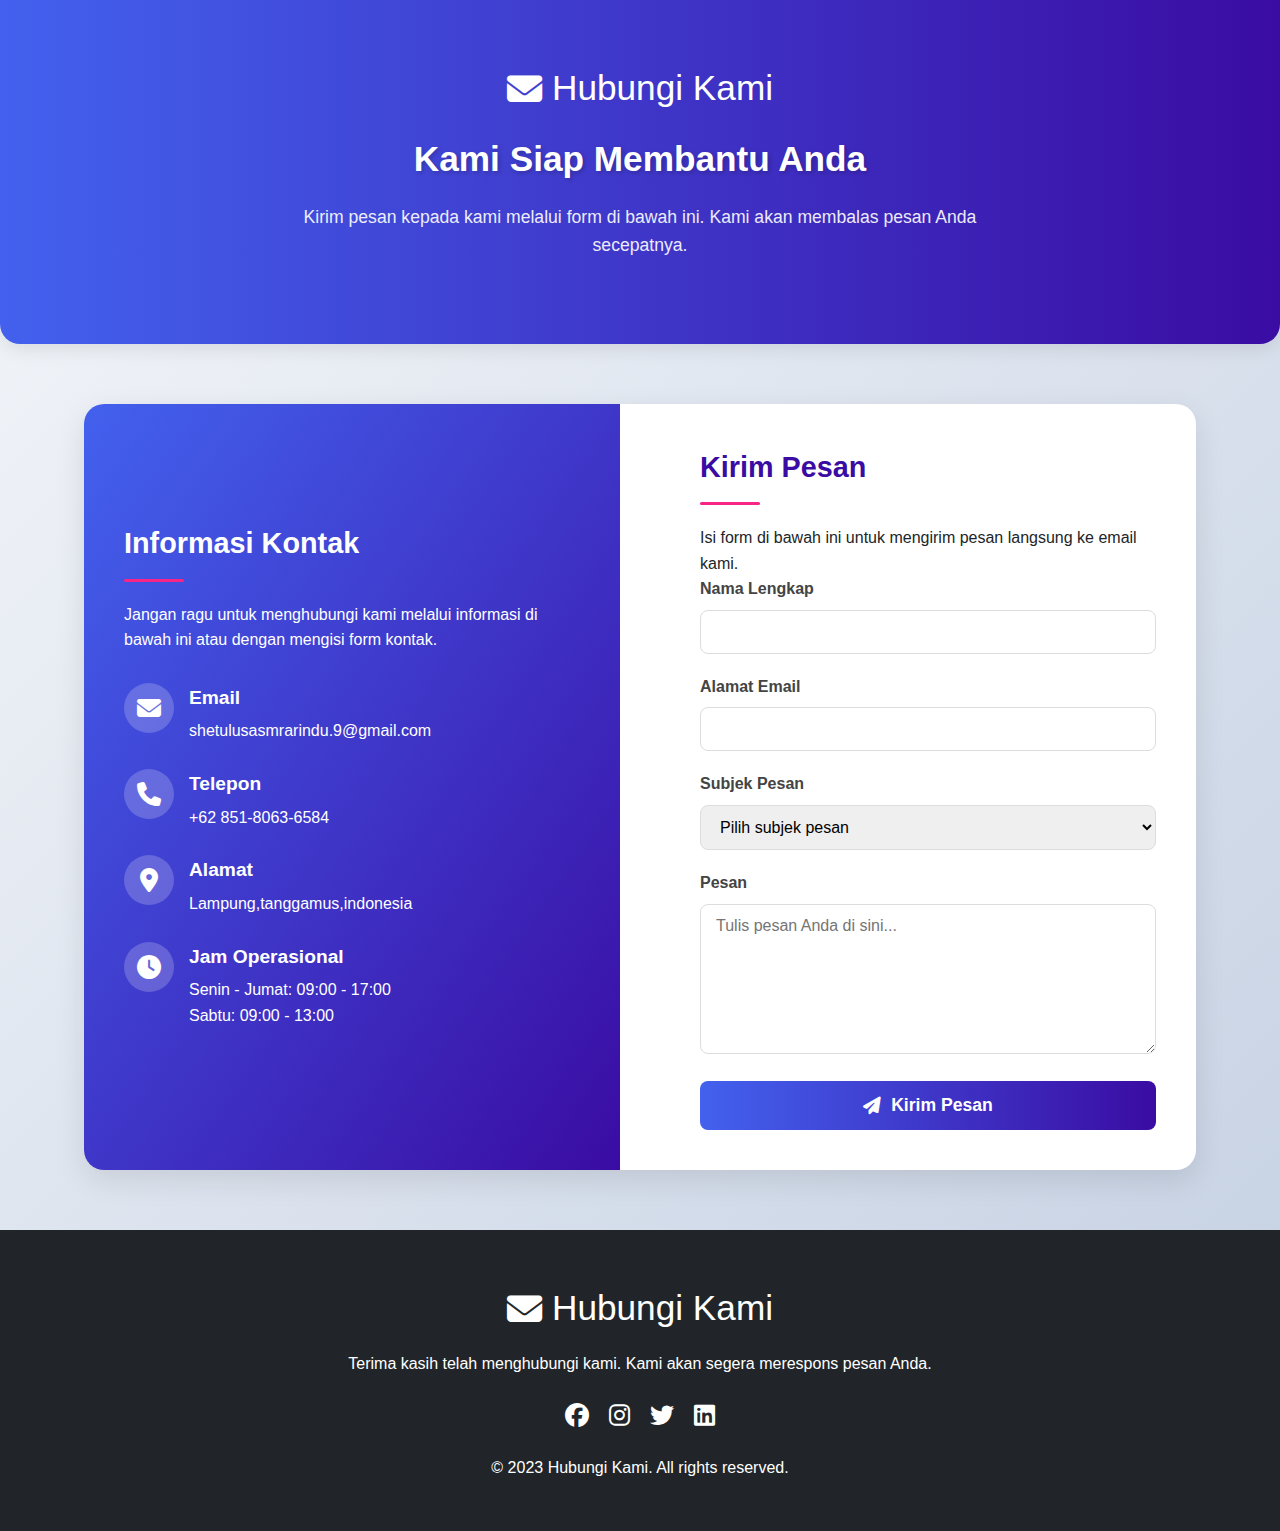
<file: contak.html>
<!DOCTYPE html>
<html lang="id">
<head>
    <meta charset="UTF-8">
    <meta name="viewport" content="width=device-width, initial-scale=1.0">
    <title>Hubungi Kami - Kirim Pesan</title>
    <link rel="stylesheet" href="https://cdnjs.cloudflare.com/ajax/libs/font-awesome/6.4.0/css/all.min.css">
    <style>
        /* Reset dan Base Styles */
        * {
            margin: 0;
            padding: 0;
            box-sizing: border-box;
            font-family: 'Segoe UI', Tahoma, Geneva, Verdana, sans-serif;
        }

        :root {
            --primary: #4361ee;
            --secondary: #3a0ca3;
            --accent: #f72585;
            --light: #f8f9fa;
            --dark: #212529;
            --success: #4cc9f0;
            --error: #e63946;
        }

        body {
            background: linear-gradient(135deg, #f5f7fa 0%, #c3cfe2 100%);
            color: var(--dark);
            line-height: 1.6;
            min-height: 100vh;
            display: flex;
            flex-direction: column;
        }

        .container {
            width: 90%;
            max-width: 1200px;
            margin: 0 auto;
            padding: 20px;
        }

        /* Header Styles */
        header {
            background: linear-gradient(to right, var(--primary), var(--secondary));
            color: white;
            padding: 40px 0;
            text-align: center;
            border-radius: 0 0 20px 20px;
            box-shadow: 0 4px 20px rgba(0, 0, 0, 0.1);
        }

        .logo {
            font-size: 2.2rem;
            margin-bottom: 15px;
            display: flex;
            justify-content: center;
            align-items: center;
            gap: 10px;
        }

        h1 {
            font-size: 2.2rem;
            margin-bottom: 15px;
            text-shadow: 2px 2px 4px rgba(0, 0, 0, 0.2);
        }

        .tagline {
            font-size: 1.1rem;
            max-width: 700px;
            margin: 0 auto 25px;
            opacity: 0.9;
        }

        /* Main Content */
        main {
            flex: 1;
            padding: 40px 0;
        }

        .contact-container {
            display: grid;
            grid-template-columns: 1fr 1fr;
            gap: 40px;
            background: white;
            border-radius: 20px;
            overflow: hidden;
            box-shadow: 0 10px 30px rgba(0, 0, 0, 0.1);
        }

        .contact-info {
            background: linear-gradient(to bottom right, var(--primary), var(--secondary));
            color: white;
            padding: 40px;
            display: flex;
            flex-direction: column;
            justify-content: center;
        }

        .contact-info h2 {
            font-size: 1.8rem;
            margin-bottom: 20px;
            position: relative;
            padding-bottom: 15px;
        }

        .contact-info h2:after {
            content: '';
            position: absolute;
            width: 60px;
            height: 3px;
            background: var(--accent);
            bottom: 0;
            left: 0;
            border-radius: 2px;
        }

        .contact-details {
            margin-top: 30px;
        }

        .contact-item {
            display: flex;
            align-items: flex-start;
            gap: 15px;
            margin-bottom: 25px;
        }

        .contact-icon {
            font-size: 1.5rem;
            background: rgba(255, 255, 255, 0.2);
            width: 50px;
            height: 50px;
            border-radius: 50%;
            display: flex;
            align-items: center;
            justify-content: center;
            flex-shrink: 0;
        }

        .contact-text h3 {
            font-size: 1.2rem;
            margin-bottom: 5px;
        }

        .contact-form {
            padding: 40px;
        }

        .contact-form h2 {
            font-size: 1.8rem;
            margin-bottom: 20px;
            color: var(--secondary);
            position: relative;
            padding-bottom: 15px;
        }

        .contact-form h2:after {
            content: '';
            position: absolute;
            width: 60px;
            height: 3px;
            background: var(--accent);
            bottom: 0;
            left: 0;
            border-radius: 2px;
        }

        .form-group {
            margin-bottom: 20px;
        }

        label {
            display: block;
            margin-bottom: 8px;
            font-weight: 600;
            color: #444;
        }

        input, textarea, select {
            width: 100%;
            padding: 12px 15px;
            border: 1px solid #ddd;
            border-radius: 8px;
            font-size: 1rem;
            transition: all 0.3s ease;
        }

        input:focus, textarea:focus, select:focus {
            outline: none;
            border-color: var(--primary);
            box-shadow: 0 0 0 3px rgba(67, 97, 238, 0.2);
        }

        textarea {
            min-height: 150px;
            resize: vertical;
        }

        .submit-btn {
            background: linear-gradient(to right, var(--primary), var(--secondary));
            color: white;
            border: none;
            padding: 14px 30px;
            border-radius: 8px;
            font-size: 1.1rem;
            font-weight: 600;
            cursor: pointer;
            transition: all 0.3s ease;
            width: 100%;
            display: flex;
            justify-content: center;
            align-items: center;
            gap: 10px;
        }

        .submit-btn:hover {
            transform: translateY(-3px);
            box-shadow: 0 5px 15px rgba(67, 97, 238, 0.4);
        }

        .submit-btn:active {
            transform: translateY(-1px);
        }

        /* Status Messages */
        .status-message {
            padding: 12px 15px;
            border-radius: 8px;
            margin-bottom: 20px;
            display: none;
        }

        .status-message.success {
            background-color: #d4edda;
            color: #155724;
            border: 1px solid #c3e6cb;
            display: block;
        }

        .status-message.error {
            background-color: #f8d7da;
            color: #721c24;
            border: 1px solid #f5c6cb;
            display: block;
        }

        /* Footer */
        footer {
            background-color: var(--dark);
            color: white;
            text-align: center;
            padding: 30px 0;
            margin-top: auto;
        }

        .social-links {
            display: flex;
            justify-content: center;
            gap: 20px;
            margin: 20px 0;
        }

        .social-links a {
            color: white;
            font-size: 1.5rem;
            transition: color 0.3s ease;
        }

        .social-links a:hover {
            color: var(--accent);
        }

        /* Responsive Design */
        @media (max-width: 900px) {
            .contact-container {
                grid-template-columns: 1fr;
            }
            
            .contact-info {
                padding: 30px;
            }
            
            .contact-form {
                padding: 30px;
            }
        }

        @media (max-width: 600px) {
            header {
                padding: 30px 0;
            }
            
            h1 {
                font-size: 1.8rem;
            }
            
            .logo {
                font-size: 1.8rem;
            }
            
            .tagline {
                font-size: 1rem;
            }
            
            .contact-info, .contact-form {
                padding: 20px;
            }
        }
    </style>
</head>
<body>
    <!-- Header Section -->
    <header>
        <div class="container">
            <div class="logo">
                <i class="fas fa-envelope"></i>
                <span>Hubungi Kami</span>
            </div>
            <h1>Kami Siap Membantu Anda</h1>
            <p class="tagline">Kirim pesan kepada kami melalui form di bawah ini. Kami akan membalas pesan Anda secepatnya.</p>
        </div>
    </header>

    <!-- Main Content -->
    <main>
        <div class="container">
            <div class="contact-container">
                <!-- Contact Information -->
                <div class="contact-info">
                    <h2>Informasi Kontak</h2>
                    <p>Jangan ragu untuk menghubungi kami melalui informasi di bawah ini atau dengan mengisi form kontak.</p>
                    
                    <div class="contact-details">
                        <div class="contact-item">
                            <div class="contact-icon">
                                <i class="fas fa-envelope"></i>
                            </div>
                            <div class="contact-text">
                                <h3>Email</h3>
                                <p>shetulusasmrarindu.9@gmail.com</p>
                            </div>
                        </div>
                        
                        <div class="contact-item">
                            <div class="contact-icon">
                                <i class="fas fa-phone"></i>
                            </div>
                            <div class="contact-text">
                                <h3>Telepon</h3>
                                <p>+62 851-8063-6584</p>
                            </div>
                        </div>
                        
                        <div class="contact-item">
                            <div class="contact-icon">
                                <i class="fas fa-map-marker-alt"></i>
                            </div>
                            <div class="contact-text">
                                <h3>Alamat</h3>
                                <p>Lampung,tanggamus,indonesia</p>
                            </div>
                        </div>
                        
                        <div class="contact-item">
                            <div class="contact-icon">
                                <i class="fas fa-clock"></i>
                            </div>
                            <div class="contact-text">
                                <h3>Jam Operasional</h3>
                                <p>Senin - Jumat: 09:00 - 17:00</p>
                                <p>Sabtu: 09:00 - 13:00</p>
                            </div>
                        </div>
                    </div>
                </div>
                
                <!-- Contact Form -->
                <div class="contact-form">
                    <h2>Kirim Pesan</h2>
                    <p>Isi form di bawah ini untuk mengirim pesan langsung ke email kami.</p>
                    
                    <!-- Status Message -->
                    <div id="statusMessage" class="status-message"></div>
                    
                    <form id="contactForm" action="https://formsubmit.co/shetulusasmrarindu.9@gmail.com" method="POST">
                        <!-- FormSubmit Configuration -->
                        <input type="hidden" name="_subject" value="Pesan Baru dari Website">
                        <input type="hidden" name="_template" value="table">
                        <input type="hidden" name="_captcha" value="false">
                        <input type="hidden" name="_next" value="#">
                        
                        <div class="form-group">
                            <label for="name">Nama Lengkap</label>
                            <input type="text" id="name" name="name" required>
                        </div>
                        
                        <div class="form-group">
                            <label for="email">Alamat Email</label>
                            <input type="email" id="email" name="email" required>
                        </div>
                        
                        <div class="form-group">
                            <label for="subject">Subjek Pesan</label>
                            <select id="subject" name="subject" required>
                                <option value="" disabled selected>Pilih subjek pesan</option>
                                <option value="Pertanyaan">Pertanyaan</option>
                                <option value="Konsultasi">Konsultasi</option>
                                <option value="Pemesanan">Pemesanan</option>
                                <option value="Lainnya">Lainnya</option>
                            </select>
                        </div>
                        
                        <div class="form-group">
                            <label for="message">Pesan</label>
                            <textarea id="message" name="message" placeholder="Tulis pesan Anda di sini..." required></textarea>
                        </div>
                        
                        <button type="submit" class="submit-btn">
                            <i class="fas fa-paper-plane"></i>
                            Kirim Pesan
                        </button>
                    </form>
                </div>
            </div>
        </div>
    </main>

    <!-- Footer -->
    <footer>
        <div class="container">
            <div class="logo">
                <i class="fas fa-envelope"></i>
                <span>Hubungi Kami</span>
            </div>
            <p>Terima kasih telah menghubungi kami. Kami akan segera merespons pesan Anda.</p>
            <div class="social-links">
                <a href="#"><i class="fab fa-facebook"></i></a>
                <a href="#"><i class="fab fa-instagram"></i></a>
                <a href="#"><i class="fab fa-twitter"></i></a>
                <a href="#"><i class="fab fa-linkedin"></i></a>
            </div>
            <p>&copy; 2023 Hubungi Kami. All rights reserved.</p>
        </div>
    </footer>

    <script>
        document.getElementById('contactForm').addEventListener('submit', function(e) {
            e.preventDefault();
            
            const form = this;
            const submitBtn = form.querySelector('.submit-btn');
            const statusMessage = document.getElementById('statusMessage');
            
            // Change button text and disable it
            submitBtn.innerHTML = '<i class="fas fa-spinner fa-spin"></i> Mengirim...';
            submitBtn.disabled = true;
            
            // Simulate form submission (in a real scenario, this would be an AJAX request)
            setTimeout(function() {
                // Show success message
                statusMessage.textContent = 'Pesan Anda telah berhasil dikirim! Kami akan membalasnya secepatnya.';
                statusMessage.className = 'status-message success';
                
                // Reset form
                form.reset();
                
                // Reset button
                submitBtn.innerHTML = '<i class="fas fa-paper-plane"></i> Kirim Pesan';
                submitBtn.disabled = false;
                
                // Hide message after 5 seconds
                setTimeout(function() {
                    statusMessage.style.display = 'none';
                }, 5000);
            }, 2000);
        });
    </script>
</body>
</html>
</file>
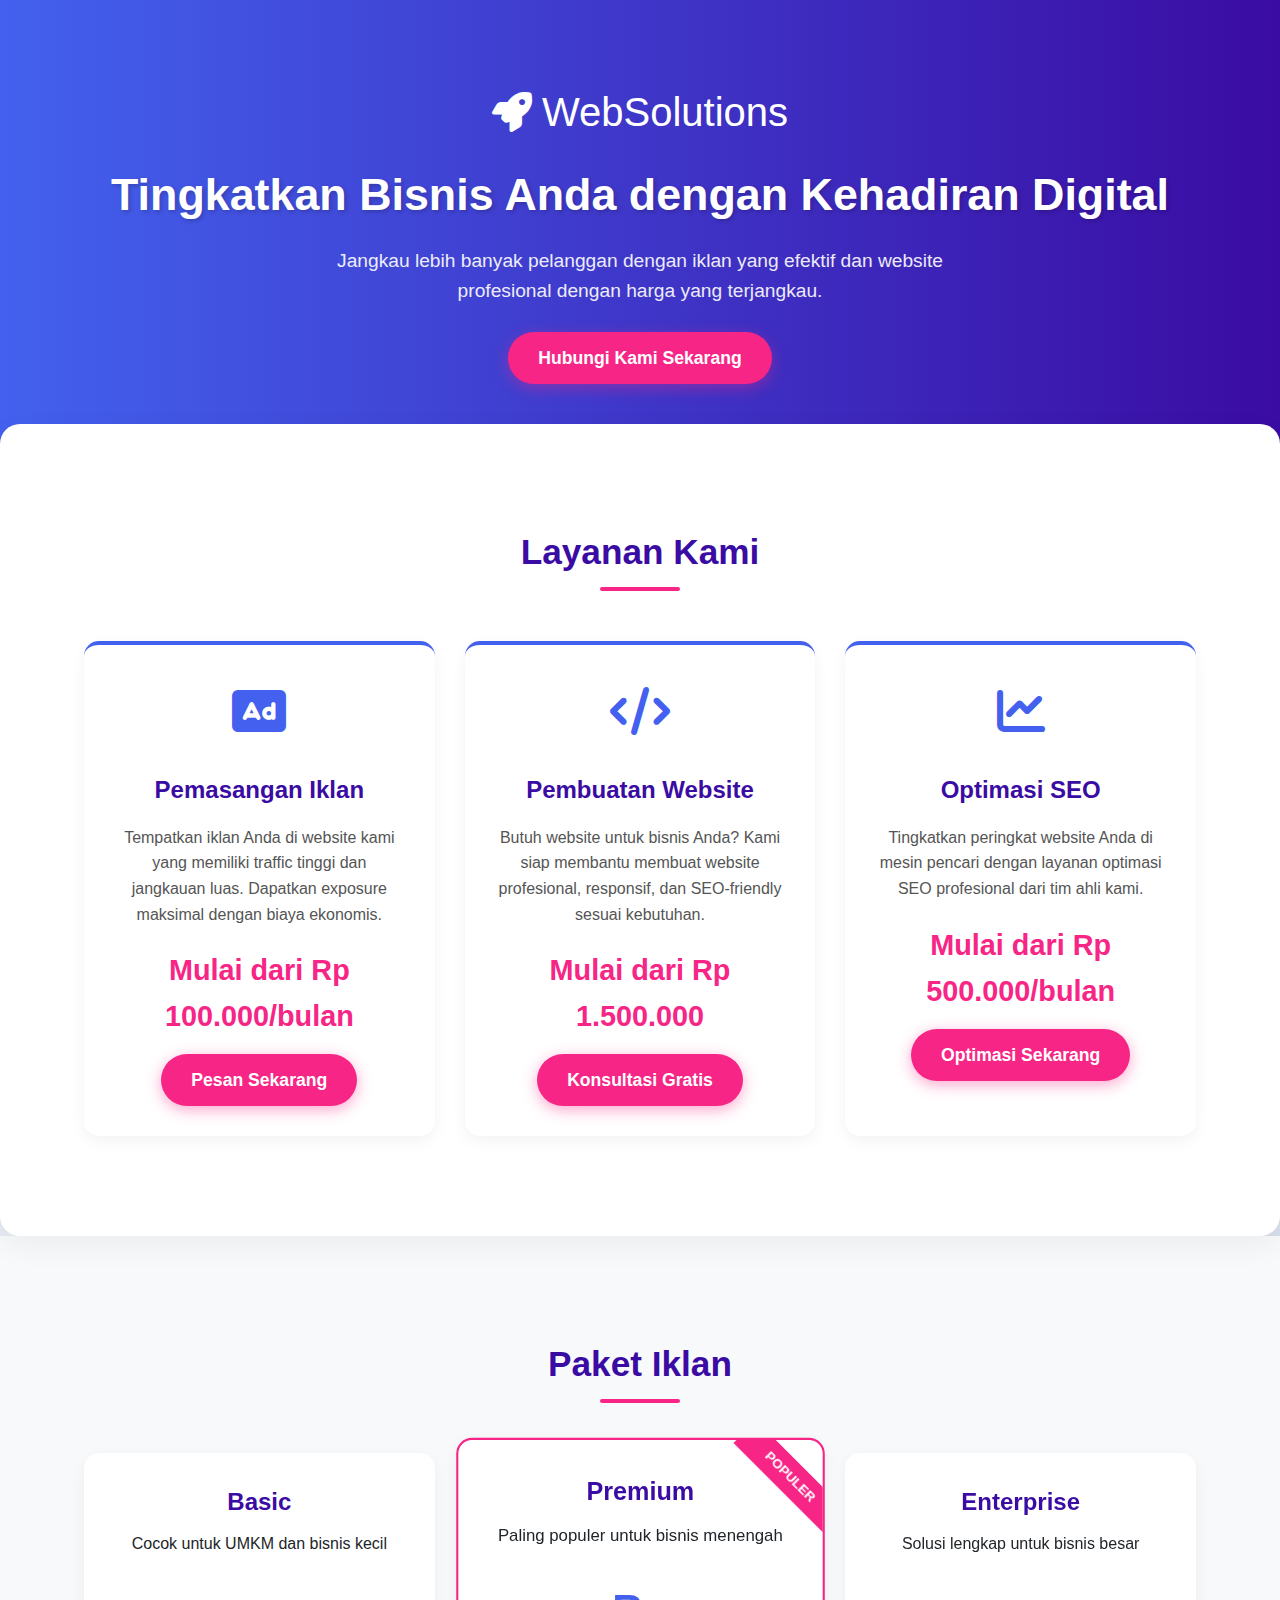
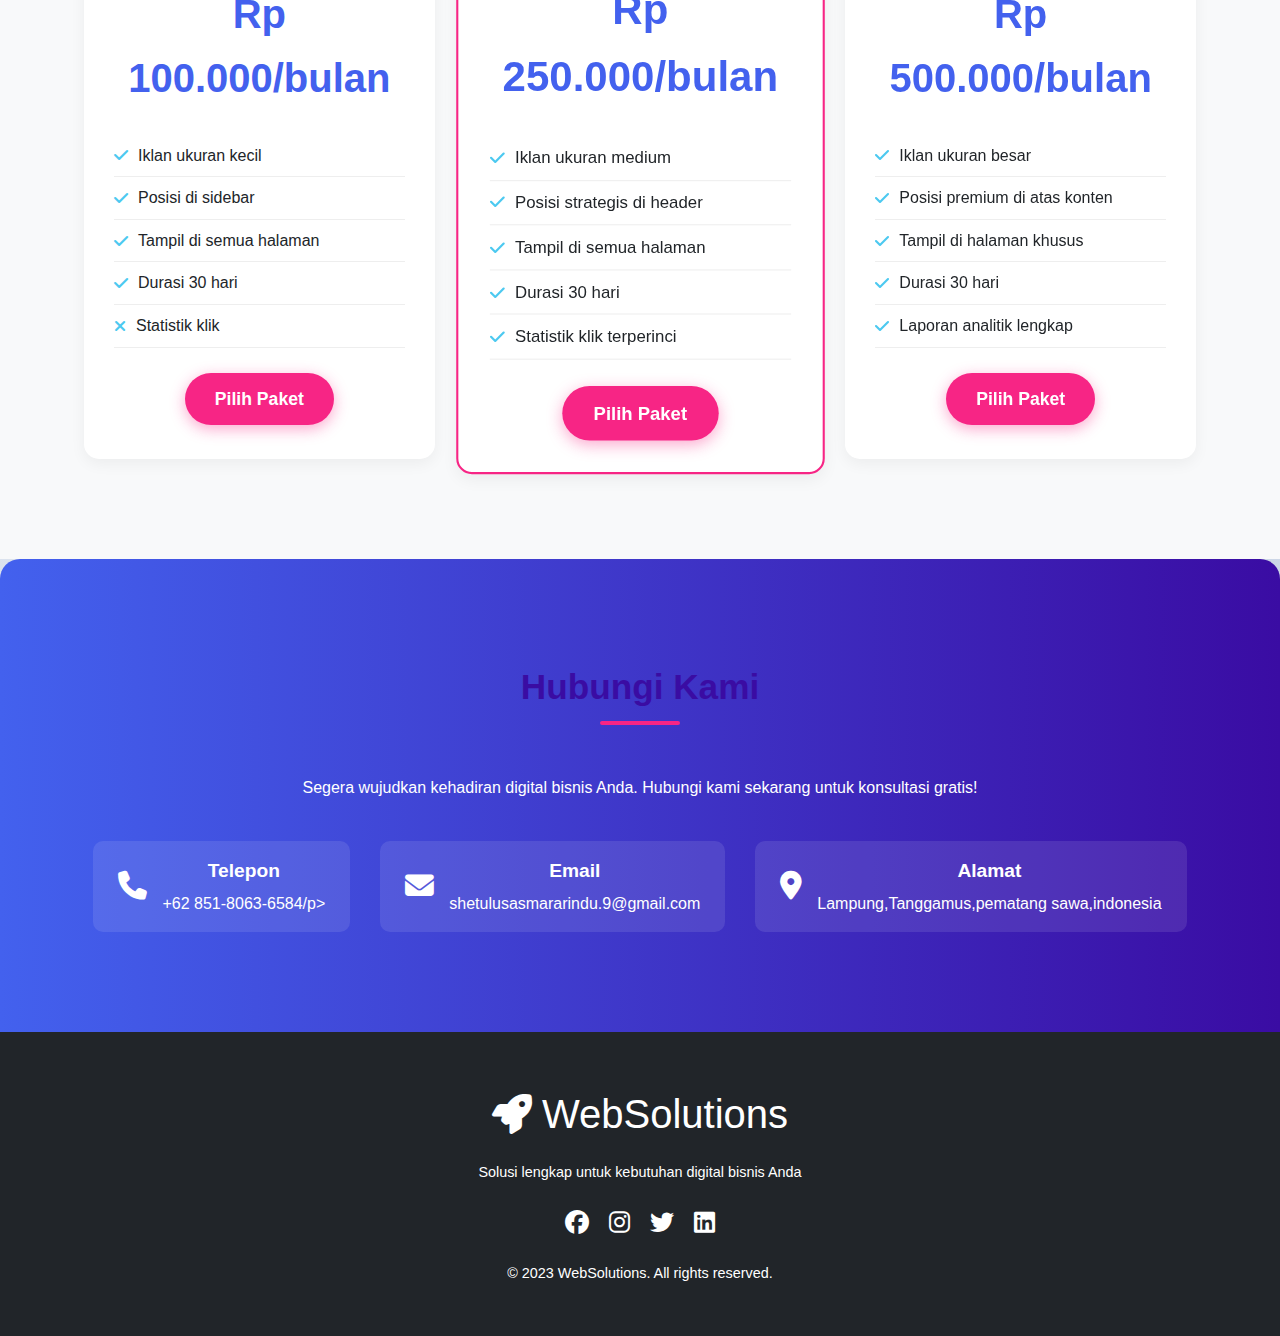
<file: Layanan.html>
<!DOCTYPE html>
<html lang="id">
<head>
    <meta charset="UTF-8">
    <meta name="viewport" content="width=device-width, initial-scale=1.0">
    <title>Jasa Iklan & Pembuatan Website</title>
    <link rel="stylesheet" href="https://cdnjs.cloudflare.com/ajax/libs/font-awesome/6.4.0/css/all.min.css">
    <style>
        /* Reset dan Base Styles */
        * {
            margin: 0;
            padding: 0;
            box-sizing: border-box;
            font-family: 'Segoe UI', Tahoma, Geneva, Verdana, sans-serif;
        }

        :root {
            --primary: #4361ee;
            --secondary: #3a0ca3;
            --accent: #f72585;
            --light: #f8f9fa;
            --dark: #212529;
            --success: #4cc9f0;
        }

        body {
            background: linear-gradient(135deg, #f5f7fa 0%, #c3cfe2 100%);
            color: var(--dark);
            line-height: 1.6;
        }

        .container {
            width: 90%;
            max-width: 1200px;
            margin: 0 auto;
            padding: 20px;
        }

        /* Header Styles */
        header {
            background: linear-gradient(to right, var(--primary), var(--secondary));
            color: white;
            padding: 60px 0;
            text-align: center;
            border-radius: 0 0 20px 20px;
            box-shadow: 0 4px 20px rgba(0, 0, 0, 0.1);
        }

        .logo {
            font-size: 2.5rem;
            margin-bottom: 15px;
            display: flex;
            justify-content: center;
            align-items: center;
            gap: 10px;
        }

        h1 {
            font-size: 2.8rem;
            margin-bottom: 15px;
            text-shadow: 2px 2px 4px rgba(0, 0, 0, 0.2);
        }

        .tagline {
            font-size: 1.2rem;
            max-width: 700px;
            margin: 0 auto 25px;
            opacity: 0.9;
        }

        .cta-button {
            display: inline-block;
            background-color: var(--accent);
            color: white;
            padding: 12px 30px;
            border-radius: 50px;
            text-decoration: none;
            font-weight: bold;
            font-size: 1.1rem;
            transition: all 0.3s ease;
            box-shadow: 0 4px 15px rgba(247, 37, 133, 0.4);
        }

        .cta-button:hover {
            transform: translateY(-3px);
            box-shadow: 0 6px 20px rgba(247, 37, 133, 0.6);
            background-color: #ff0676;
        }

        /* Section Styles */
        section {
            padding: 80px 0;
        }

        .section-title {
            text-align: center;
            margin-bottom: 50px;
            position: relative;
        }

        .section-title h2 {
            font-size: 2.2rem;
            color: var(--secondary);
            display: inline-block;
            padding-bottom: 10px;
        }

        .section-title h2:after {
            content: '';
            position: absolute;
            width: 80px;
            height: 4px;
            background: var(--accent);
            bottom: 0;
            left: 50%;
            transform: translateX(-50%);
            border-radius: 2px;
        }

        /* Services Section */
        .services {
            background-color: white;
            border-radius: 20px;
            box-shadow: 0 10px 30px rgba(0, 0, 0, 0.05);
            margin-top: -40px;
            position: relative;
        }

        .services-grid {
            display: grid;
            grid-template-columns: repeat(auto-fit, minmax(300px, 1fr));
            gap: 30px;
        }

        .service-card {
            background: white;
            border-radius: 15px;
            padding: 30px;
            box-shadow: 0 5px 15px rgba(0, 0, 0, 0.05);
            transition: transform 0.3s ease, box-shadow 0.3s ease;
            text-align: center;
            border-top: 4px solid var(--primary);
        }

        .service-card:hover {
            transform: translateY(-10px);
            box-shadow: 0 15px 30px rgba(0, 0, 0, 0.1);
        }

        .service-icon {
            font-size: 3rem;
            color: var(--primary);
            margin-bottom: 20px;
        }

        .service-card h3 {
            font-size: 1.5rem;
            margin-bottom: 15px;
            color: var(--secondary);
        }

        .service-card p {
            margin-bottom: 20px;
            color: #555;
        }

        .price {
            font-size: 1.8rem;
            font-weight: bold;
            color: var(--accent);
            margin: 15px 0;
        }

        /* Pricing Section */
        .pricing {
            background-color: var(--light);
        }

        .pricing-grid {
            display: grid;
            grid-template-columns: repeat(auto-fit, minmax(280px, 1fr));
            gap: 30px;
        }

        .pricing-card {
            background: white;
            border-radius: 15px;
            padding: 30px;
            box-shadow: 0 5px 15px rgba(0, 0, 0, 0.05);
            text-align: center;
            transition: transform 0.3s ease;
            position: relative;
            overflow: hidden;
        }

        .pricing-card.featured {
            border: 2px solid var(--accent);
            transform: scale(1.05);
        }

        .pricing-card.featured:before {
            content: 'POPULER';
            position: absolute;
            top: 20px;
            right: -30px;
            background: var(--accent);
            color: white;
            padding: 5px 30px;
            transform: rotate(45deg);
            font-size: 0.8rem;
            font-weight: bold;
        }

        .pricing-card:hover {
            transform: translateY(-10px);
        }

        .pricing-card.featured:hover {
            transform: scale(1.05) translateY(-10px);
        }

        .pricing-header {
            margin-bottom: 25px;
        }

        .pricing-header h3 {
            font-size: 1.5rem;
            color: var(--secondary);
            margin-bottom: 10px;
        }

        .pricing-price {
            font-size: 2.5rem;
            font-weight: bold;
            color: var(--primary);
            margin: 15px 0;
        }

        .pricing-features {
            list-style: none;
            margin: 25px 0;
            text-align: left;
        }

        .pricing-features li {
            padding: 8px 0;
            border-bottom: 1px solid #eee;
            display: flex;
            align-items: center;
        }

        .pricing-features li i {
            color: var(--success);
            margin-right: 10px;
        }

        /* Contact Section */
        .contact {
            background: linear-gradient(to right, var(--primary), var(--secondary));
            color: white;
            text-align: center;
            border-radius: 20px 20px 0 0;
        }

        .contact-info {
            display: flex;
            justify-content: center;
            flex-wrap: wrap;
            gap: 30px;
            margin-top: 40px;
        }

        .contact-item {
            display: flex;
            align-items: center;
            gap: 15px;
            background: rgba(255, 255, 255, 0.1);
            padding: 15px 25px;
            border-radius: 10px;
            transition: background 0.3s ease;
        }

        .contact-item:hover {
            background: rgba(255, 255, 255, 0.2);
        }

        .contact-icon {
            font-size: 1.8rem;
        }

        .contact-details h4 {
            font-size: 1.2rem;
            margin-bottom: 5px;
        }

        /* Footer */
        footer {
            background-color: var(--dark);
            color: white;
            text-align: center;
            padding: 30px 0;
            font-size: 0.9rem;
        }

        .social-links {
            display: flex;
            justify-content: center;
            gap: 20px;
            margin: 20px 0;
        }

        .social-links a {
            color: white;
            font-size: 1.5rem;
            transition: color 0.3s ease;
        }

        .social-links a:hover {
            color: var(--accent);
        }

        /* Responsive Design */
        @media (max-width: 768px) {
            h1 {
                font-size: 2.2rem;
            }
            
            .section-title h2 {
                font-size: 1.8rem;
            }
            
            .services {
                margin-top: 0;
            }
            
            .pricing-card.featured {
                transform: scale(1);
            }
            
            .pricing-card.featured:hover {
                transform: translateY(-10px);
            }
        }

        @media (max-width: 480px) {
            header {
                padding: 40px 0;
            }
            
            h1 {
                font-size: 1.8rem;
            }
            
            .tagline {
                font-size: 1rem;
            }
            
            section {
                padding: 50px 0;
            }
            
            .service-card, .pricing-card {
                padding: 20px;
            }
        }
    </style>
</head>
<body>
    <!-- Header Section -->
    <header>
        <div class="container">
            <div class="logo">
                <i class="fas fa-rocket"></i>
                <span>WebSolutions</span>
            </div>
            <h1>Tingkatkan Bisnis Anda dengan Kehadiran Digital</h1>
            <p class="tagline">Jangkau lebih banyak pelanggan dengan iklan yang efektif dan website profesional dengan harga yang terjangkau.</p>
            <a href="contak.html" class="cta-button">Hubungi Kami Sekarang</a>
        </div>
    </header>

    <!-- Services Section -->
    <section class="services">
        <div class="container">
            <div class="section-title">
                <h2>Layanan Kami</h2>
            </div>
            <div class="services-grid">
                <div class="service-card">
                    <div class="service-icon">
                        <i class="fas fa-ad"></i>
                    </div>
                    <h3>Pemasangan Iklan</h3>
                    <p>Tempatkan iklan Anda di website kami yang memiliki traffic tinggi dan jangkauan luas. Dapatkan exposure maksimal dengan biaya ekonomis.</p>
                    <div class="price">Mulai dari Rp 100.000/bulan</div>
                    <a href="contak.html" class="cta-button">Pesan Sekarang</a>
                </div>
                <div class="service-card">
                    <div class="service-icon">
                        <i class="fas fa-code"></i>
                    </div>
                    <h3>Pembuatan Website</h3>
                    <p>Butuh website untuk bisnis Anda? Kami siap membantu membuat website profesional, responsif, dan SEO-friendly sesuai kebutuhan.</p>
                    <div class="price">Mulai dari Rp 1.500.000</div>
                    <a href="#contact" class="cta-button">Konsultasi Gratis</a>
                </div>
                <div class="service-card">
                    <div class="service-icon">
                        <i class="fas fa-chart-line"></i>
                    </div>
                    <h3>Optimasi SEO</h3>
                    <p>Tingkatkan peringkat website Anda di mesin pencari dengan layanan optimasi SEO profesional dari tim ahli kami.</p>
                    <div class="price">Mulai dari Rp 500.000/bulan</div>
                    <a href="contak.html" class="cta-button">Optimasi Sekarang</a>
                </div>
            </div>
        </div>
    </section>

    <!-- Pricing Section -->
    <section class="pricing">
        <div class="container">
            <div class="section-title">
                <h2>Paket Iklan</h2>
            </div>
            <div class="pricing-grid">
                <div class="pricing-card">
                    <div class="pricing-header">
                        <h3>Basic</h3>
                        <p>Cocok untuk UMKM dan bisnis kecil</p>
                    </div>
                    <div class="pricing-price">Rp 100.000<span>/bulan</span></div>
                    <ul class="pricing-features">
                        <li><i class="fas fa-check"></i> Iklan ukuran kecil</li>
                        <li><i class="fas fa-check"></i> Posisi di sidebar</li>
                        <li><i class="fas fa-check"></i> Tampil di semua halaman</li>
                        <li><i class="fas fa-check"></i> Durasi 30 hari</li>
                        <li><i class="fas fa-times"></i> Statistik klik</li>
                    </ul>
                    <a href="#contact" class="cta-button">Pilih Paket</a>
                </div>
                <div class="pricing-card featured">
                    <div class="pricing-header">
                        <h3>Premium</h3>
                        <p>Paling populer untuk bisnis menengah</p>
                    </div>
                    <div class="pricing-price">Rp 250.000<span>/bulan</span></div>
                    <ul class="pricing-features">
                        <li><i class="fas fa-check"></i> Iklan ukuran medium</li>
                        <li><i class="fas fa-check"></i> Posisi strategis di header</li>
                        <li><i class="fas fa-check"></i> Tampil di semua halaman</li>
                        <li><i class="fas fa-check"></i> Durasi 30 hari</li>
                        <li><i class="fas fa-check"></i> Statistik klik terperinci</li>
                    </ul>
                    <a href="#contact" class="cta-button">Pilih Paket</a>
                </div>
                <div class="pricing-card">
                    <div class="pricing-header">
                        <h3>Enterprise</h3>
                        <p>Solusi lengkap untuk bisnis besar</p>
                    </div>
                    <div class="pricing-price">Rp 500.000<span>/bulan</span></div>
                    <ul class="pricing-features">
                        <li><i class="fas fa-check"></i> Iklan ukuran besar</li>
                        <li><i class="fas fa-check"></i> Posisi premium di atas konten</li>
                        <li><i class="fas fa-check"></i> Tampil di halaman khusus</li>
                        <li><i class="fas fa-check"></i> Durasi 30 hari</li>
                        <li><i class="fas fa-check"></i> Laporan analitik lengkap</li>
                    </ul>
                    <a href="contak.html" class="cta-button">Pilih Paket</a>
                </div>
            </div>
        </div>
    </section>

    <!-- Contact Section -->
    <section class="contact" id="contact">
        <div class="container">
            <div class="section-title">
                <h2>Hubungi Kami</h2>
            </div>
            <p>Segera wujudkan kehadiran digital bisnis Anda. Hubungi kami sekarang untuk konsultasi gratis!</p>
            <div class="contact-info">
                <div class="contact-item">
                    <div class="contact-icon">
                        <i class="fas fa-phone"></i>
                    </div>
                    <div class="contact-details">
                        <h4>Telepon</h4>
                        <p>+62 851-8063-6584/p>
                    </div>
                </div>
                <div class="contact-item">
                    <div class="contact-icon">
                        <i class="fas fa-envelope"></i>
                    </div>
                    <div class="contact-details">
                        <h4>Email</h4>
                        <p>shetulusasmararindu.9@gmail.com</p>
                    </div>
                </div>
                <div class="contact-item">
                    <div class="contact-icon">
                        <i class="fas fa-map-marker-alt"></i>
                    </div>
                    <div class="contact-details">
                        <h4>Alamat</h4>
                        <p>Lampung,Tanggamus,pematang sawa,indonesia</p>
                    </div>
                </div>
            </div>
        </div>
    </section>

    <!-- Footer -->
    <footer>
        <div class="container">
            <div class="logo">
                <i class="fas fa-rocket"></i>
                <span>WebSolutions</span>
            </div>
            <p>Solusi lengkap untuk kebutuhan digital bisnis Anda</p>
            <div class="social-links">
                <a href="https://tulusbayuprasetio.github.io/Tulusbayuprasetio/#"><i class="fab fa-facebook"></i></a>
                <a href="https://tulusbayuprasetio.github.io/Tulusbayuprasetio/#"><i class="fab fa-instagram"></i></a>
                <a href="https://tulusbayuprasetio.github.io/Tulusbayuprasetio/#"><i class="fab fa-twitter"></i></a>
                <a href="https://tulusbayuprasetio.github.io/Tulusbayuprasetio/#"><i class="fab fa-linkedin"></i></a>
            </div>
            <p>&copy; 2023 WebSolutions. All rights reserved.</p>
        </div>
    </footer>
</body>
</html>
</file>
